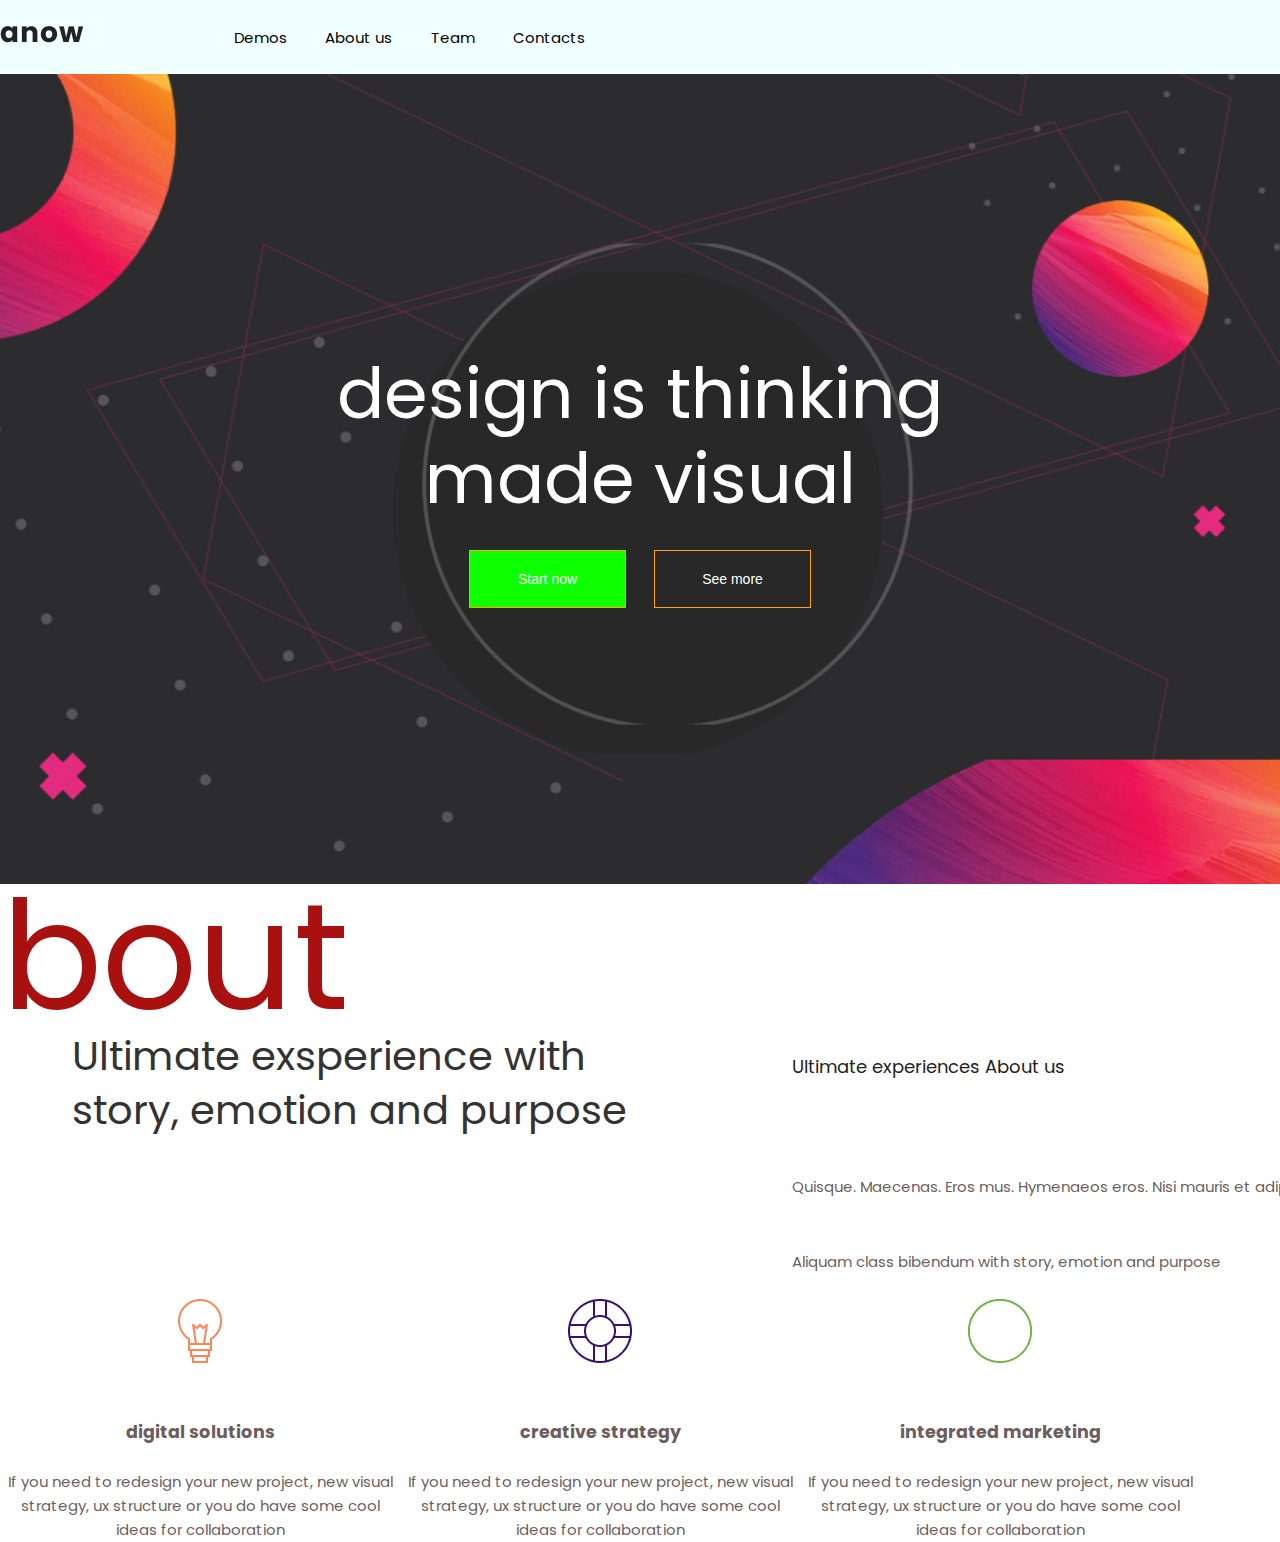
<file: EightDz/index.html>
<!DOCTYPE html>
<html lang="en">
<head>
   <meta charset="UTF-8">
   <meta http-equiv="X-UA-Compatible" content="IE=edge">
   <meta name="viewport" content="width=device-width, initial-scale=1.0">
   <title>Document</title>
   <link href="https://fonts.googleapis.com/css2?family=Caveat:wght@500&family=Poppins:ital,wght@0,400;1,600&display=swap" rel="stylesheet">
   <link rel="stylesheet" href="folder.css/style.css">
</head>
<body>
   
   <header class="header">
      <div class="container">
         <nav class="header__nav">
            <div class="header__logo">
               <img src="img/logo.png" alt="">
            </div>
            <ul class="header__menu">
               <li><a href="">Demos</a></li>
               <li><a href="">About us</a></li>  
               <li><a href="">Team</a></li>  
               <li><a href="">Contacts</a></li>
            </ul>
         </nav>
      </div>
   </header>

   <section class="promo">

      <div class="promo__text">
         <h1>
            design is thinking made visual
         </h1>
         <div class="groupButtons">
            <button class="button button-fill">
               Start now
            </button>
            <button class="button button-outline">
               See more
            </button>
         </div>
      </div>

   </section>

   <section class="about">
      <div class="container">
         <div class="about-inner">
            <h2 class="left">
               About
            </h2>
            <div class="about__group">
               <div class="about__header">
                  Ultimate exsperience
                  with story, emotion and purpose

               </div>
               <div class="about__dec">
                  <p class="large-tx black mb-2">Ultimate experiences  About us</p>
                 
                 <p> Quisque. Maecenas. Eros mus. Hymenaeos eros. Nisi mauris et adipiscing. Aliquam class bibendum
                  with story, emotion and purpose</p>
                  
               </div>
            </div>

         </div>
         <div class="pictures">
            <div class="first">
               <img src="img/3.png" alt="">
               <h3>digital solutions</h3>
               <p>If you need to redesign your new project, new visual strategy, ux structure or you do have some cool ideas for collaboration</p>
            </div>
            <div class="second">
               <img src="img/2.png" alt="">
               <h3>creative strategy</h3>
               <p>If you need to redesign your new project, new visual strategy, ux structure or you do have some cool ideas for collaboration</p>

            </div>
            <div class="third">
               <img src="img/1.png" alt="">
               <h3>integrated marketing</h3>
               <p>If you need to redesign your new project, new visual strategy, ux structure or you do have some cool ideas for collaboration</p>
            </div>
         </div>
      </div>
   </section>

   <footer>


   </footer>
</body>
</html>
</file>
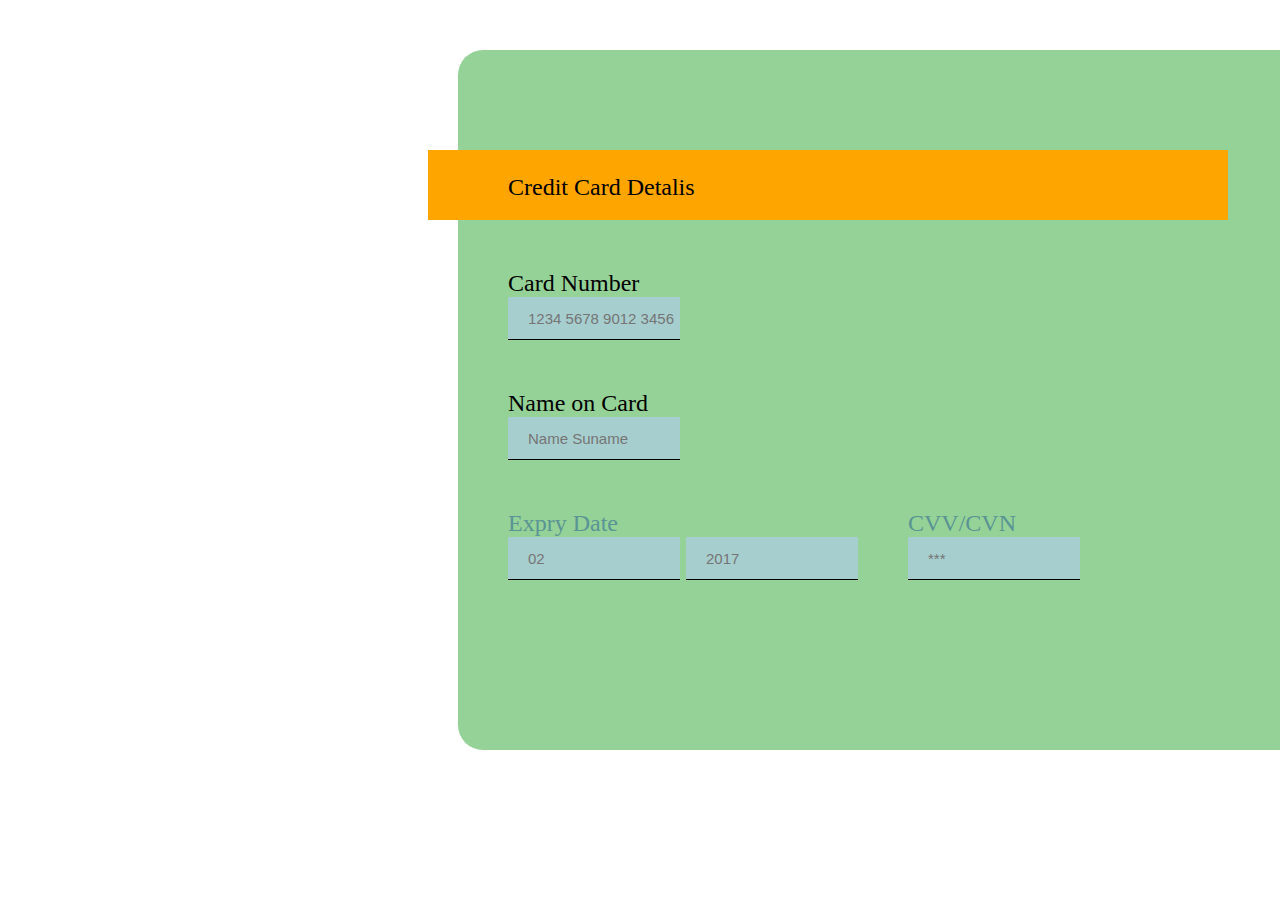
<file: FifthHomeTask.html>
<!DOCTYPE html>
<html lang="en">
  <head>
    <meta charset="UTF-8" />
    <meta http-equiv="X-UA-Compatible" content="IE=edge" />
    <meta name="viewport" content="width=device-width, initial-scale=1.0" />
    <title>HomeTask</title>
    <style>
      .container {
        margin: 50px 450px;
      }
      .general {
        height: 600px;
        width: 1000px;
        background-color: rgb(149, 210, 151);
        border-radius: 25px;
        padding: 50px 0px;
      }

      .card__number,
      .card__name {
        padding-left: 50px;
        font-size: 24px;
        background-color: rgb(149, 210, 151);
        margin-bottom: 50px;
      }

      .block1 {
        margin-left: -50px;
        padding-left: 50px;
        width: auto;
        height: auto;
        display: block;
      }
      .block2 {
        padding-left: 50px;
        width: auto;
        height: auto;
        display: flex;
      }
      .first {
        font-size: 24px;
        color: rgb(149, 210, 151);
      }
      .all {
        font-size: 15px;
        padding-left: 20px;
        height: 40px;
        width: 150px;
        background-color: rgb(167, 206, 206);
        border: none;
        border-bottom: 1px solid black;
      }
      .second {
        margin-left: 50px;
        font-size: 24px;
        color: rgb(90, 148, 148);
      }
	  .first{
		
        font-size: 24px;
        color: rgb(90, 148, 148);
	  }

      #rectangle {
        z-index: 10;
        font: 24px;
        width: 800px;
        height: 70px;
        background-color: orange;
        margin: 50px -30px;
      }
      .details {
        position: absolute;
        margin: 24px 80px;
        font-size: 24px;
      }
    </style>
  </head>
  <body>
    <div class="container">
      <div class="general">
        <div id="rectangle">
          <div class="details">Credit Card Detalis</div>
        </div>
        <div class="block1">
          <div class="card__number">
            Card Number <br />
            <input
              type="text"
              name=""
              id=""
			  required
              style="outline: none"
              placeholder="1234 5678 9012 3456"
              class="all"
            />
          </div>
          <div class="card__name">
            Name on Card <br />
            <input
              type="text"
              name=""
			  required
              id=""
              style="outline: none"
              placeholder="Name Suname"
              class="all"
            />
          </div>
        </div>
        <div class="block2">
          <div class="first">
            Expry Date <br />
            <input 
			  type="datetime"
			  name=""
			  id=""
			  required 
			  placeholder="02" 
			  class="all"
		    />
			
            <input
              type="datetime"
              name=""
			  required
              id=""
              placeholder="2017"
              class="all"
            />
          </div>
          <div class="second">
            CVV/CVN <br />
            <input
              type="password"
              name=""
			  required
              id=""
              placeholder="***"
              class="all"
            />
          </div>
        </div>
      </div>
    </div>
  </body>
</html>
</file>
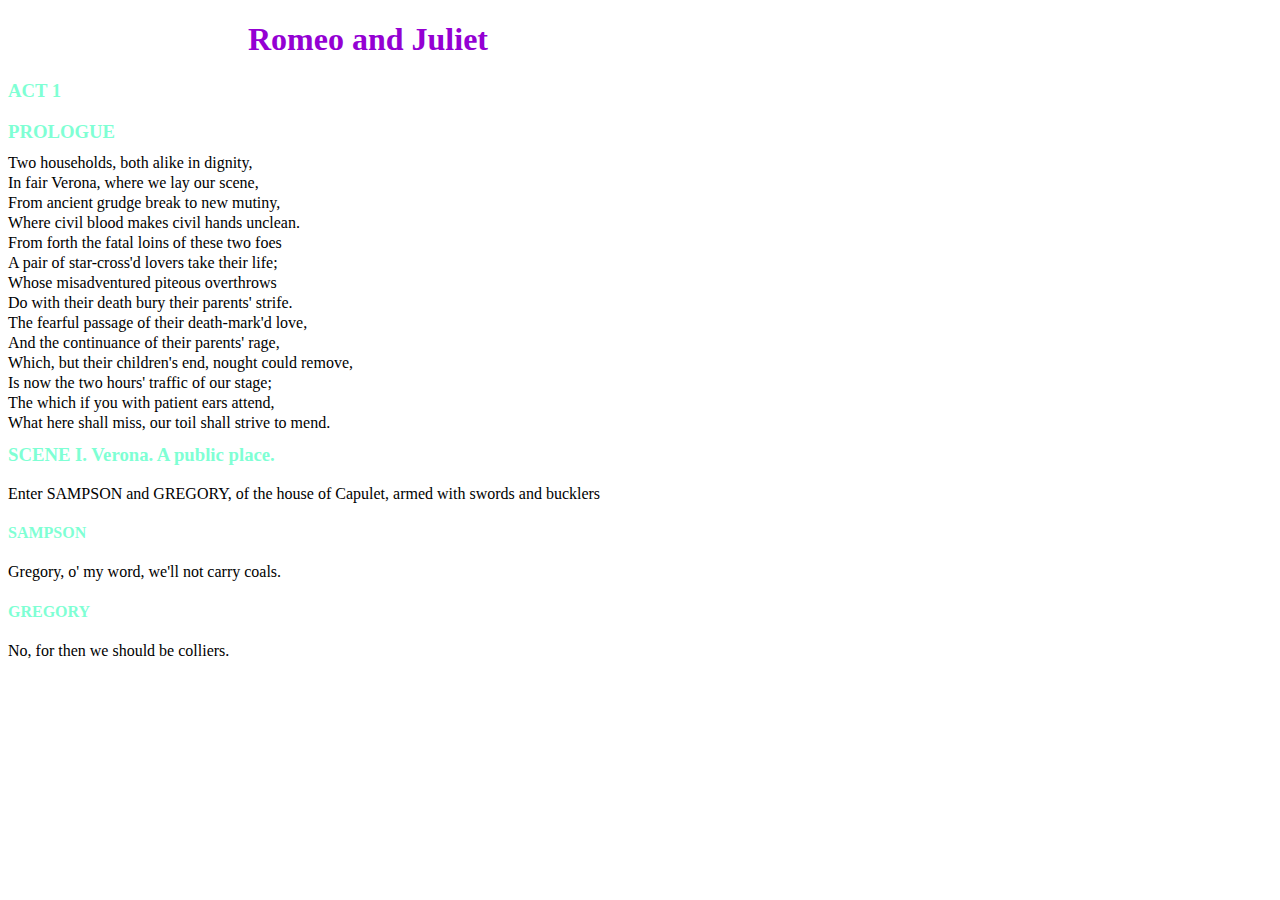
<file: FirstHomeTask.html>
<!DOCTYPE html>
<html lang="en">
<head>
    <meta charset="UTF-8">
    <meta http-equiv="X-UA-Compatible" content="IE=edge">
    <meta name="viewport" content="width=device-width, initial-scale=1.0">
    <title>FirstDZ</title>
<style>
    
    h1{
        
        margin-left:15rem;
        color:darkviolet;
    }
    h3,h4{
        color:aquamarine;
    }
    p{
        
        line-height:4px;
    }
</style>

   

</head>
<body>
     <div class="style">
   <h1>Romeo and Juliet </h1> 
<p></p>
   <h3>ACT 1</h3> 
    
   <h3>PROLOGUE</h3> 
    
    <p>Two households, both alike in dignity,</p>
    <p> In fair Verona, where we lay our scene,</p>
    <p>From ancient grudge break to new mutiny,</p>
    <p>Where civil blood makes civil hands unclean.</p>
    <p>From forth the fatal loins of these two foes</p>
    <p> A pair of star-cross'd lovers take their life;</p>
    <p>Whose misadventured piteous overthrows</p>
    <p>Do with their death bury their parents' strife.</p>
    <p> The fearful passage of their death-mark'd love,</p>
    <p>And the continuance of their parents' rage,</p>
    <p>Which, but their children's end, nought could remove,</p>
    <p>Is now the two hours' traffic of our stage;</p>
    <p>The which if you with patient ears attend,</p>
    <p>What here shall miss, our toil shall strive to mend. </p>
    
    <h3>SCENE I. Verona. A public place.</h3>
    
    Enter SAMPSON and GREGORY, of the house of Capulet, armed with swords and bucklers
    
    <h4>SAMPSON</h4>
    
    Gregory, o' my word, we'll not carry coals.
    
    <h4>GREGORY</h4>
    
    No, for then we should be colliers.

    </div>  
</body>
</html>
</file>
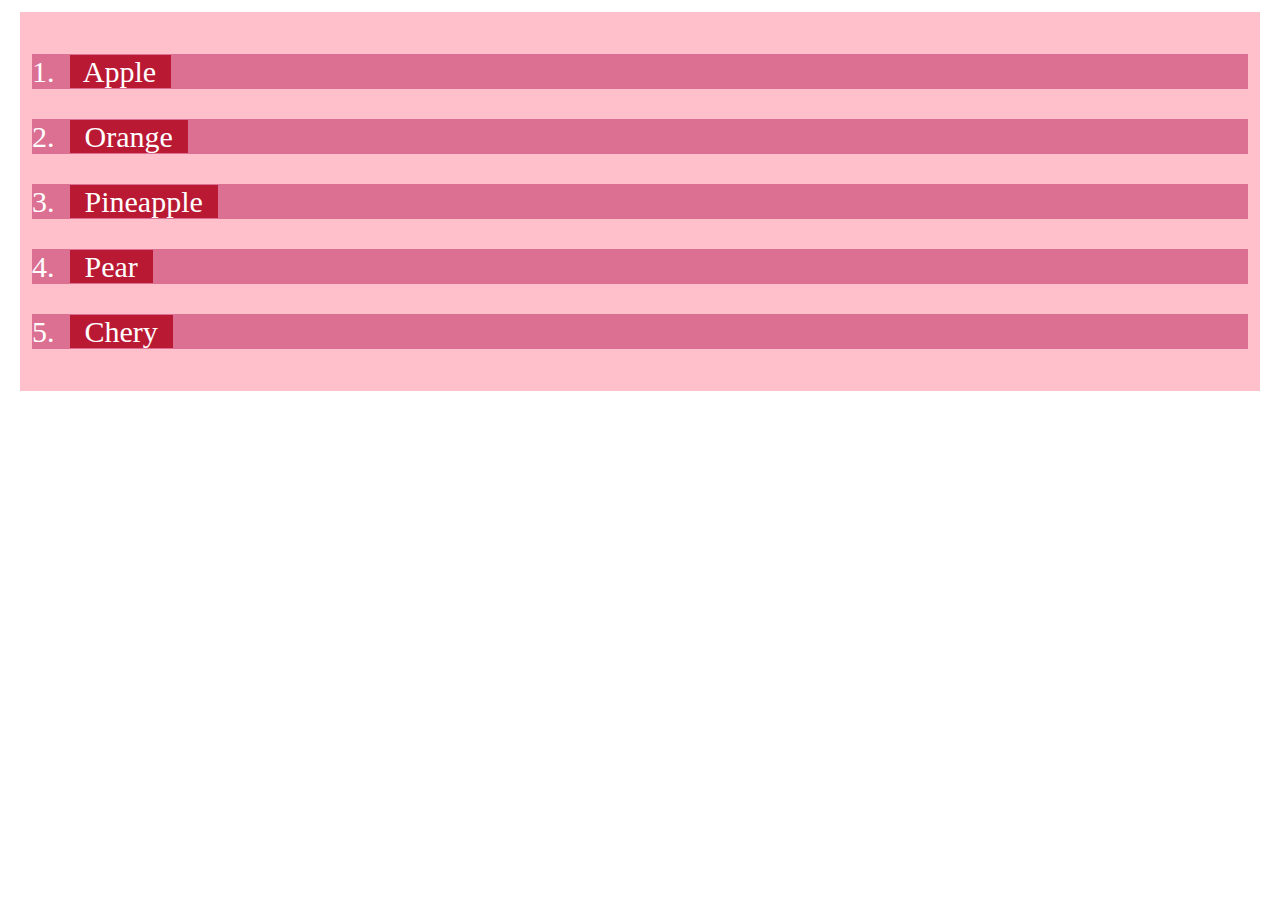
<file: SecondHomeTask.html>
<!DOCTYPE html>
<html lang="en">
<head>
    <meta charset="UTF-8">
    <meta http-equiv="X-UA-Compatible" content="IE=edge">
    <meta name="viewport" content="width=device-width, initial-scale=1.0">
    <title>Document</title>
<style>
   *{
    
    font-size: 30px;
  
   }
    /*
   .rx{
    background-color: palevioletred;
   }
   li{
        list-style-type:decimal;
        
    }
    .second{
       background-color: pink;
        margin:0.5rem 0.5rem;
        padding:0.5rem 0.5rem;
    }
    .first{
        margin:0.5rem 0.5rem;
        padding: 0.5rem 0.5rem;
       /* background-color: palevioletred;/
    }*/
    /*
    .tx{
        background-color: rgb(214, 21, 85);
        color:white;
        line-height: 400px;
    }
    */
   .mycolor{
    margin:12px 12px;
    padding:12px 12px;
        background-color: pink;
   }
   p{
    
    font-size: 30px;
    line-height: 35px;
    background-color:palevioletred;
    color:white;
   }
   .tx{
    line-height: 35px;
    background-color:rgb(186, 25, 52);
   }
    
</style>

</head>
<body>
    <div class="mycolor">
        <p>1. &nbsp;<span class="tx">&nbsp;  Apple &nbsp;</span></p>
        <p>2. &nbsp;<span class="tx">&nbsp;  Orange &nbsp;</span></p>
        <p>3. &nbsp;<span class="tx">&nbsp;  Pineapple &nbsp;</span></p> 
        <p>4. &nbsp;<span class="tx">&nbsp;  Pear &nbsp;</span></p> 
        <p>5. &nbsp;<span class="tx">&nbsp;  Chery &nbsp;</span></p>
    </div>
    <!-- <div class="second">
<div class="first">
<ol>

    

   <!-- <span class="rx"> <li><span class="tx">Apple</span></li></span> 
   <span class="rx"> <li><span class="tx">Orange</span></li></span>
   <span class="rx"> <li><span class="tx">Pineapple</span></li></span>
   <span class="rx"> <li><span class="tx">Pear</span></li></span>
   <span class="rx"> <li><span class="tx">Chery</span></li></span>
</ol>

</div>
</div> -->

</body>
</html>
</file>
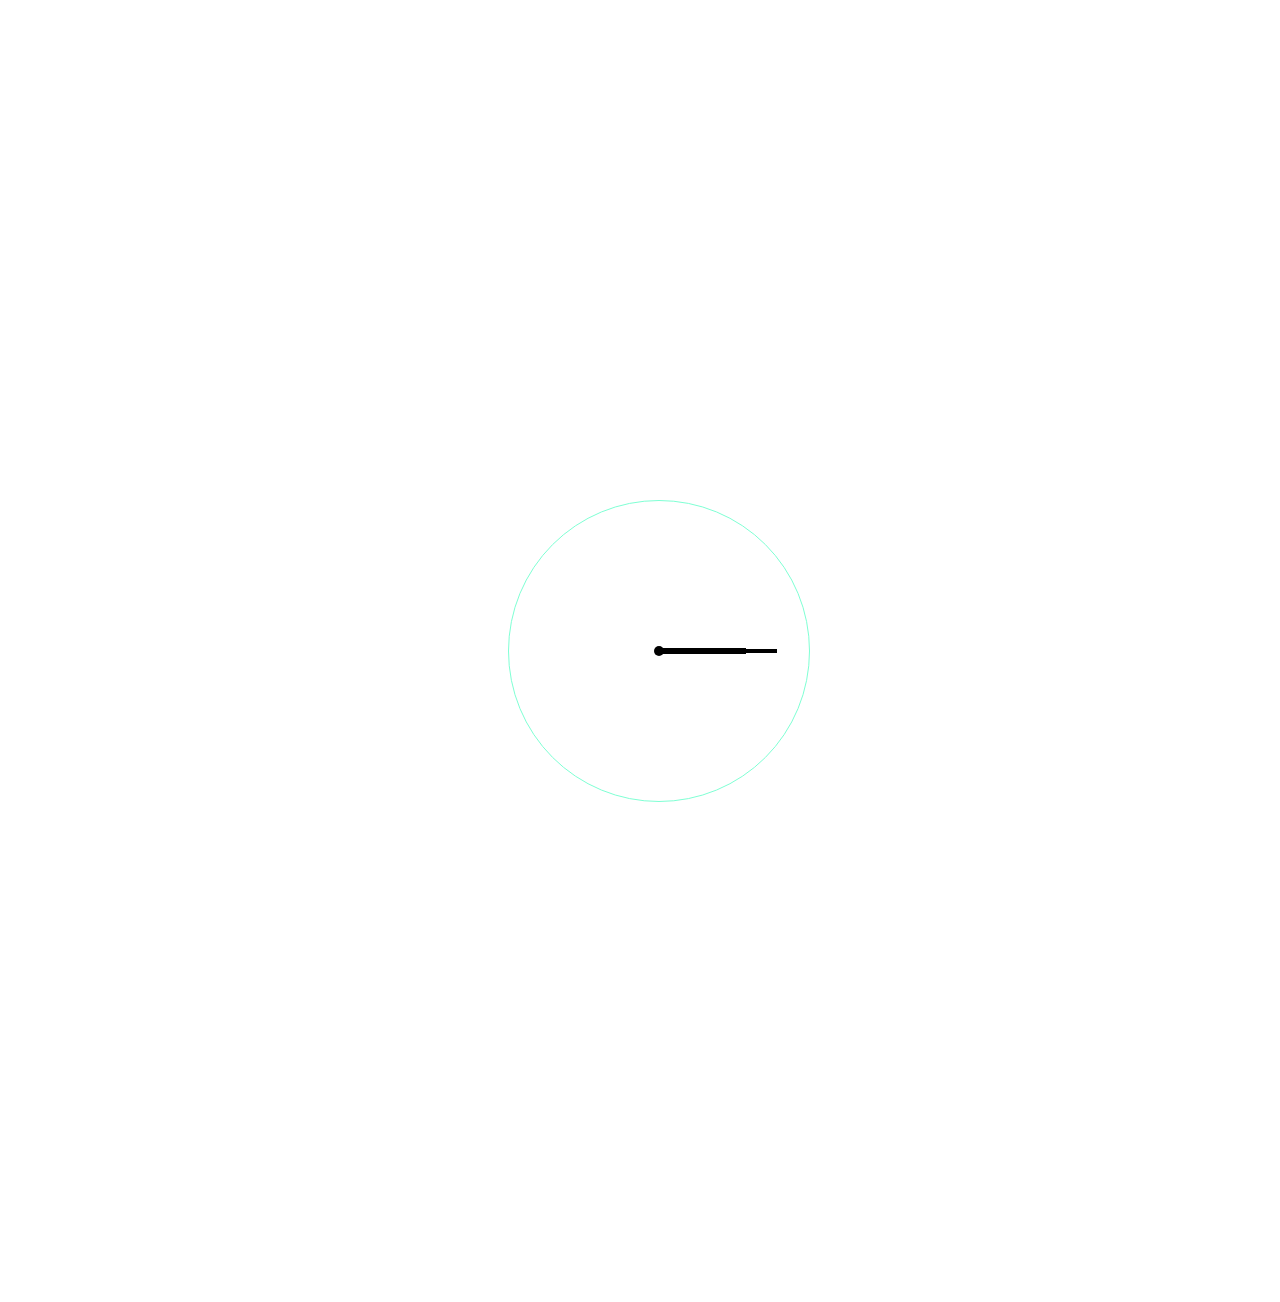
<file: Six.html>
<!DOCTYPE html>
<html lang="en">
<head>
    <meta charset="UTF-8">
    <meta http-equiv="X-UA-Compatible" content="IE=edge">
    <meta name="viewport" content="width=device-width, initial-scale=1.0">
    <title>Document</title>
    <style>

        .main__class{
            position: relative;
            margin: 500px;
            width: 300px;
            height: 300px;
            border: 1px solid aquamarine;
            border-radius: 50%;

        }
        .big{
            position: absolute;
            display: flex;
            justify-content: center;
            align-content: center;
            
            margin: 148px;
            width: 120px;
            height: 120px;
            border-top: 4px solid black;
            transition: 2s linear;
        }
        .small{
            position: absolute;
            display: flex;
            justify-content: center;
            align-content: center;
            
            margin: 147px;
            width: 90px;
            height: 90px;
            border-top: 6px solid black;
        }
        .main__class:hover .big{
            transform-origin:top;
            transform: translateX(0px) rotate(360deg)  scale(1);
        }
        .main__class:hover .small{
            transform-origin: center;
            transform: translateX(0px) rotate(360deg)  scale(1);
        }
        .dot{
            position: absolute;
            display: flex;
            justify-content: center;
            align-content: center;
           
            margin: 145px;
            width: 10px;
            height: 10px;
           
            background-color: black;
            border-radius: 50%;
        }
        

    
    </style>
</head>
<body>
    <div class="main__class">
        <div class="dot"></div>
        <div class="big"></div>
        <div class="small"></div>
    </div>
</body>
</html>
</file>
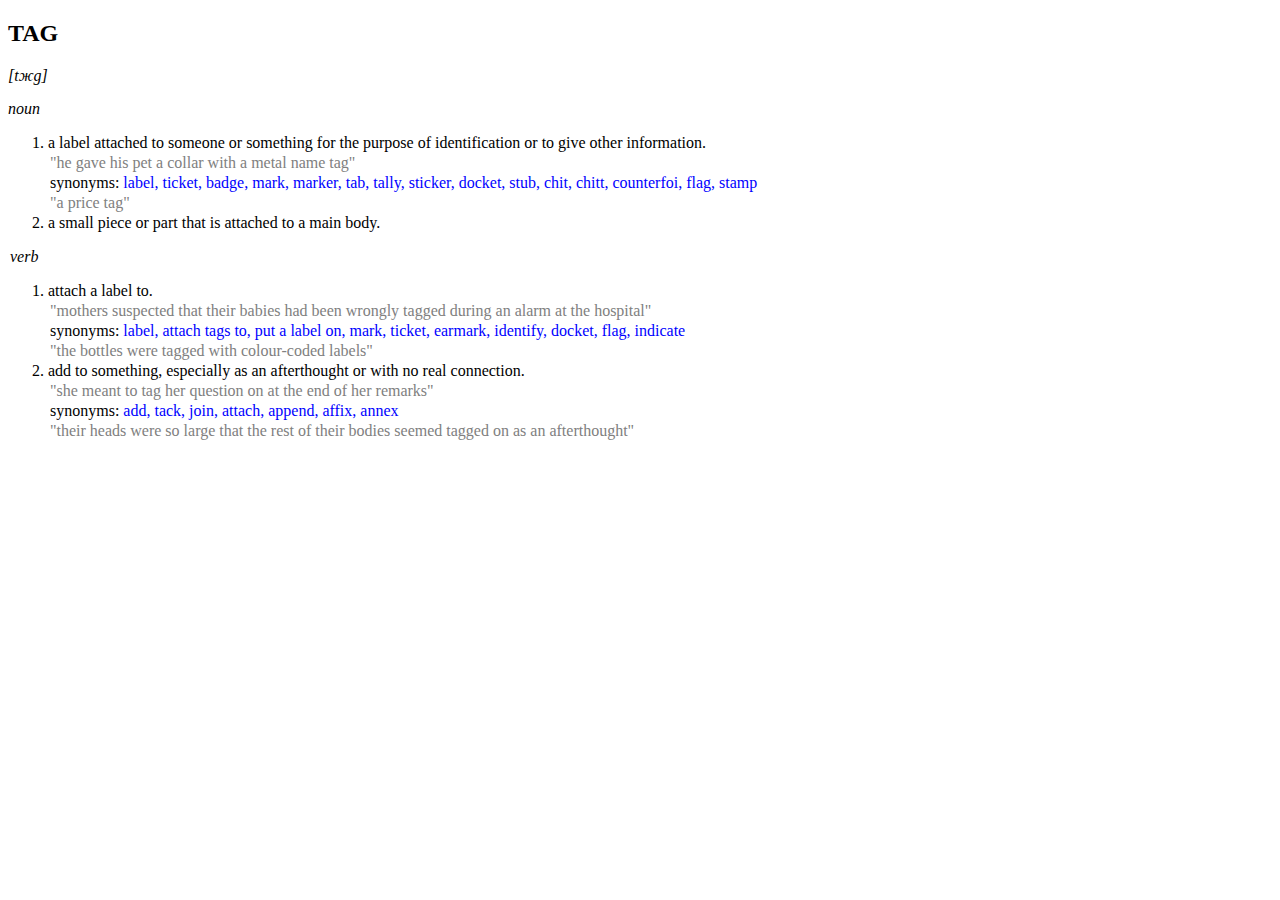
<file: ThirdHomeTask(2).html>
<!DOCTYPE html>
<html lang="en">
<head>
    <meta charset="UTF-8">
    <meta http-equiv="X-UA-Compatible" content="IE=edge">
    <meta name="viewport" content="width=device-width, initial-scale=1.0">
    <title>Document</title>
    <style>
.myGray{
    margin:2px;
    color:grey;
}
span{
    color:blue;
}
p{
    margin: 2px;
}
.transcript{
    margin:15px 0;
}
    </style>
</head>
<body>

   <h2>TAG</h2> 
<p class="transcript"><i>[tжg]</i></p>
<p class="transcript"><i>noun</i></p>
<ol>
<li>a label attached to someone or something for the purpose of identification or to give other information.</li>
<p class="myGray">"he gave his pet a collar with a metal name tag"</p>
<p>synonyms: <span>label, ticket, badge, mark, marker, tab, tally, sticker, docket, stub, chit, chitt, counterfoi, flag, stamp</span></p>
<p class="myGray">"a price tag"</p>

<li>a small piece or part that is attached to a main body.</li>
</ol>
<p><i>verb</i></p>
<ol>
<li>attach a label to.</li>
<p class="myGray">"mothers suspected that their babies had been wrongly tagged during an alarm at the hospital"</p>
<p>synonyms: <span>label, attach tags to, put a label on, mark, ticket, earmark, identify, docket, flag, indicate</span></p>
<p class="myGray">"the bottles were tagged with colour-coded labels"</p>

<li>add to something, especially as an afterthought or with no real connection.</li>



<p class="myGray">"she meant to tag her question on at the end of her remarks"</p>
<p> synonyms:<span> add, tack, join, attach, append, affix, annex</span> </p>
<p class="myGray">"their heads were so large that the rest of their bodies seemed tagged on as an afterthought"</p>
</ol>
</body>
</html>
</file>
<file: EightDz/folder.css/style.css>
*{
   margin:0;
   padding:0;
   box-sizing: border-box;
}
html{
   font-size: 15px;
}
body{
   font-family: 'Poppins', Arial, Helvetica, sans-serif;
   font-style: normal;
   font-weight: 400;
   font-size: 1rem;
   line-height: 5rem;
   color: #594848e6;
}
.container{
   width:1440px;
   margin:0 auto;

}
/*header*/
.header{
   background-color: azure;
   height: 74px;
   align-items: center;
}
.header__nav{
   display: flex;

}
.header__menu{
   display: flex;
   gap:3vw;
   margin-left: 150px;
   list-style: none;
}
.header__menu a{
   text-decoration: none;
   color:black;
 
}
.header__menu a:hover{
   text-decoration-line:underline;
   text-decoration-color: red;
   text-decoration-style: dotted;

}
/*promo*/
.promo{
   background: black url(../img/bg.jpg) no-repeat;
   background-size: cover;
   height: 90vh;
   display: flex;
   justify-content: center;/*horiz*/
   align-items: center;/*vertic*/
}
.promo__text{
   color:aliceblue;
   max-width: 650px;
}
.promo__text h1{
   font-style: normal;
font-weight: 400;
font-size: 70px;
line-height: 85px;
/* identical to box height, or 122% */

text-align: center;

color: #FFFFFF;
}
.button{
   width:155px;
   height:56px;
   border-radius: 0;
   border:0px;
   outline: none;
   background: orangered;
   color:white;
   font-size: 14px;
   text-align: center;
   
}
.button-fill{
   background-color: rgb(13, 255, 0);
   outline: 1px solid orange;
}
.button-outline{
  outline: 1px solid orange;
  background: transparent;/*prozracnost'*/
   
}
.groupButtons{
   
   display: flex;
   justify-content: center;
   align-content: center;
   gap:2rem;
   margin-top: 2rem;
}
.button:hover{
 cursor: pointer;
 box-shadow:0 0 8px rgb(128, 128, 128);
}
/*about*/
h2{
   font-style: normal;
font-weight: 400;
font-size: 150px;
line-height: 145px;
/* identical to box height, or 97% */

letter-spacing: 0.1px;

color: #a91111;
}
.left{
   position: relative;
   left:-100px;
}
.about__group{
   display: flex;
   justify-content: space-around;

}
.about__group>div{
   width:40%;
}
.about__header{
   font-style: normal;
font-weight: 400;
font-size: 40px;
line-height: 54px;
/* or 135% */

color: #333333;
}
.large-tx{
   font-size: 1.2rem;
}
.black{
  color:#222;

}
.mb-2{
 margin-bottom: 3rem;
}
.pictures{
   display: flex;
   

}
.first, .second, .third{

   display: block;
   
   text-align: center;
   align-content: center;
   justify-content: center;
   
}
.pictures p{
   width:400px;
   line-height: 24px;
}
</file>
